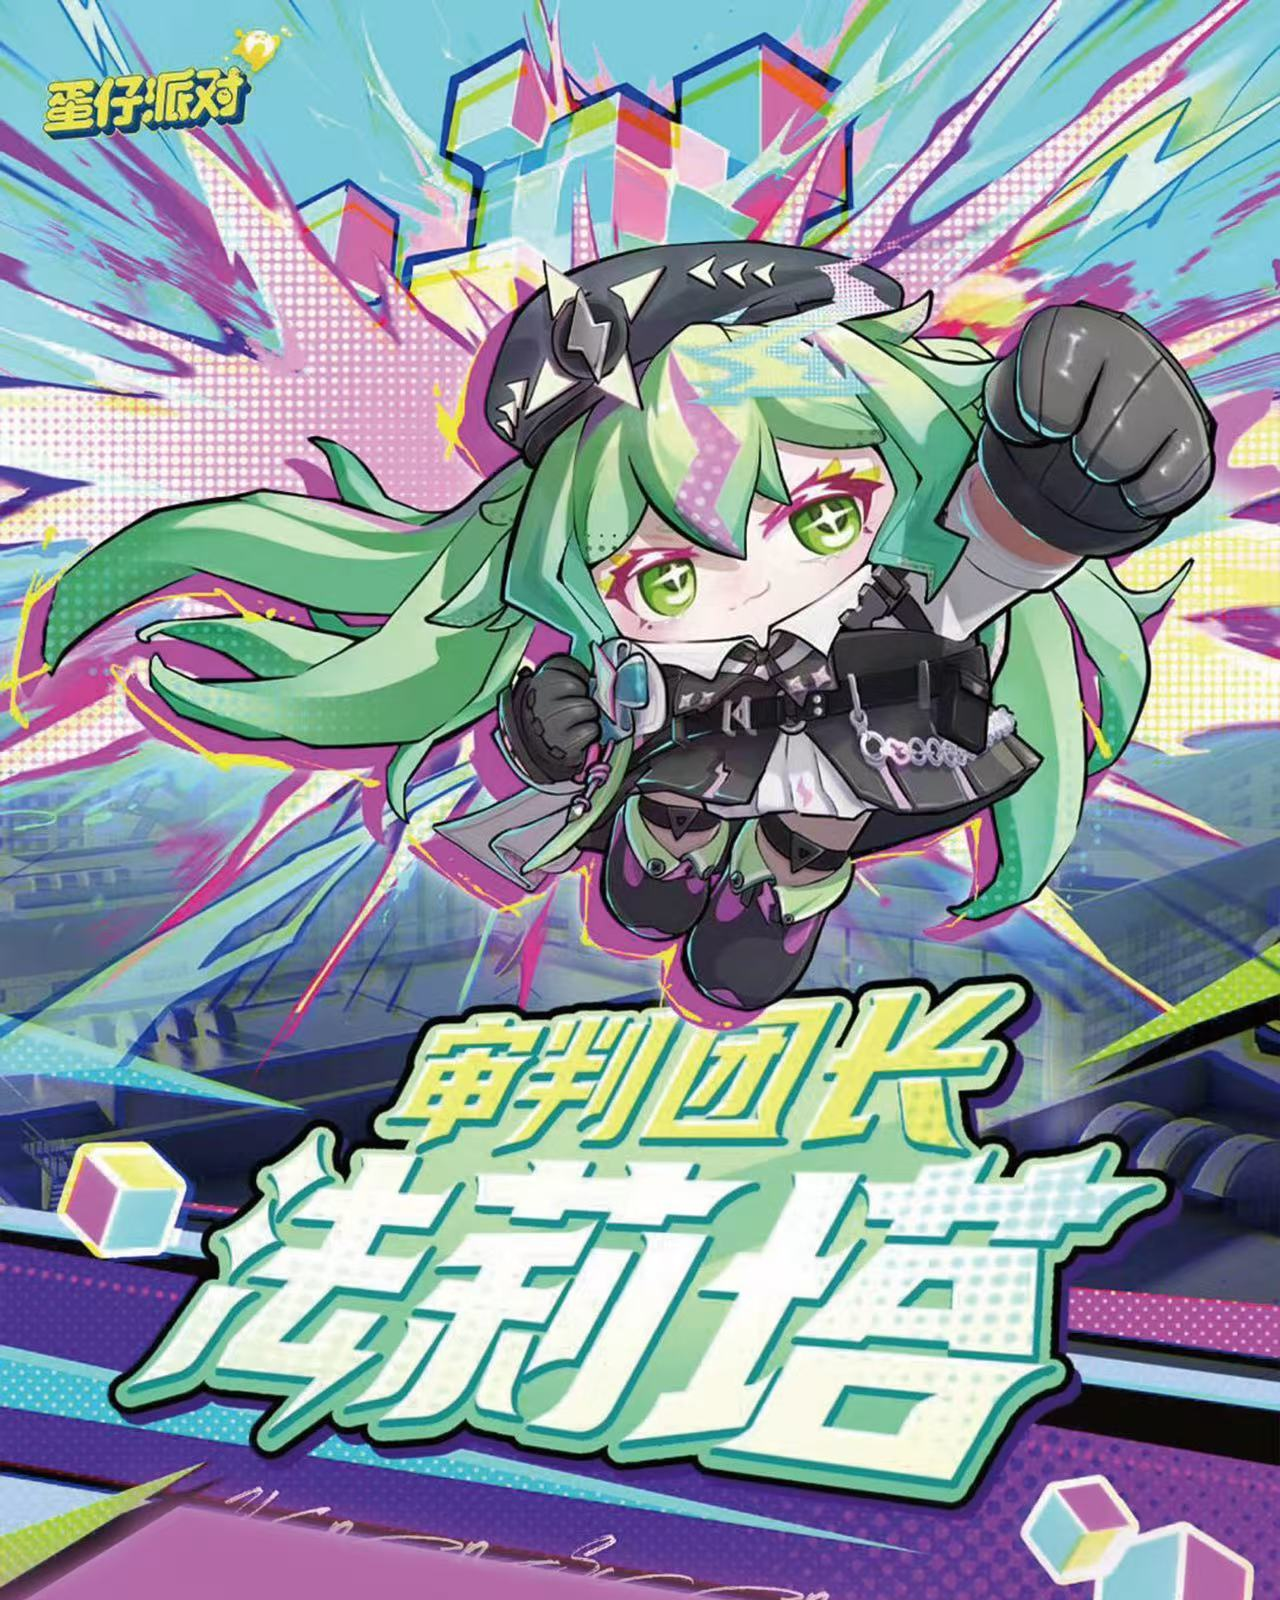
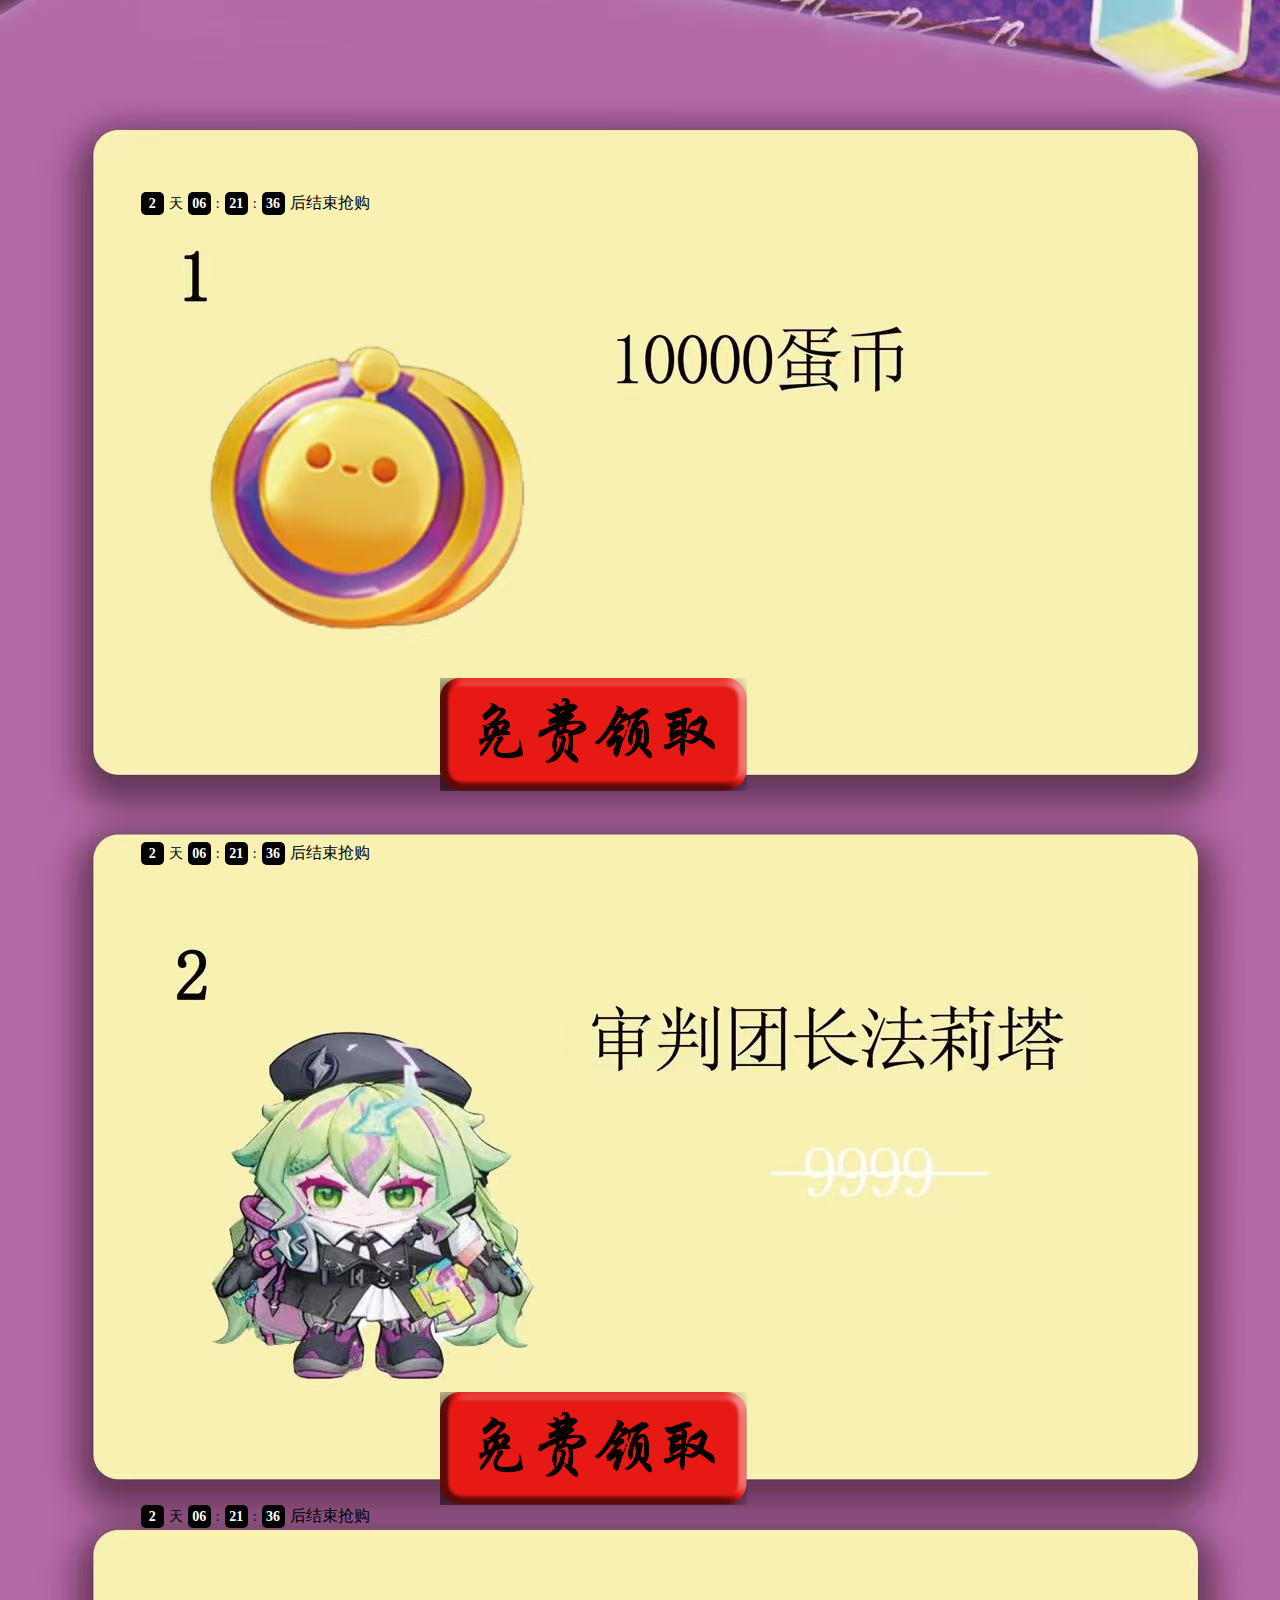
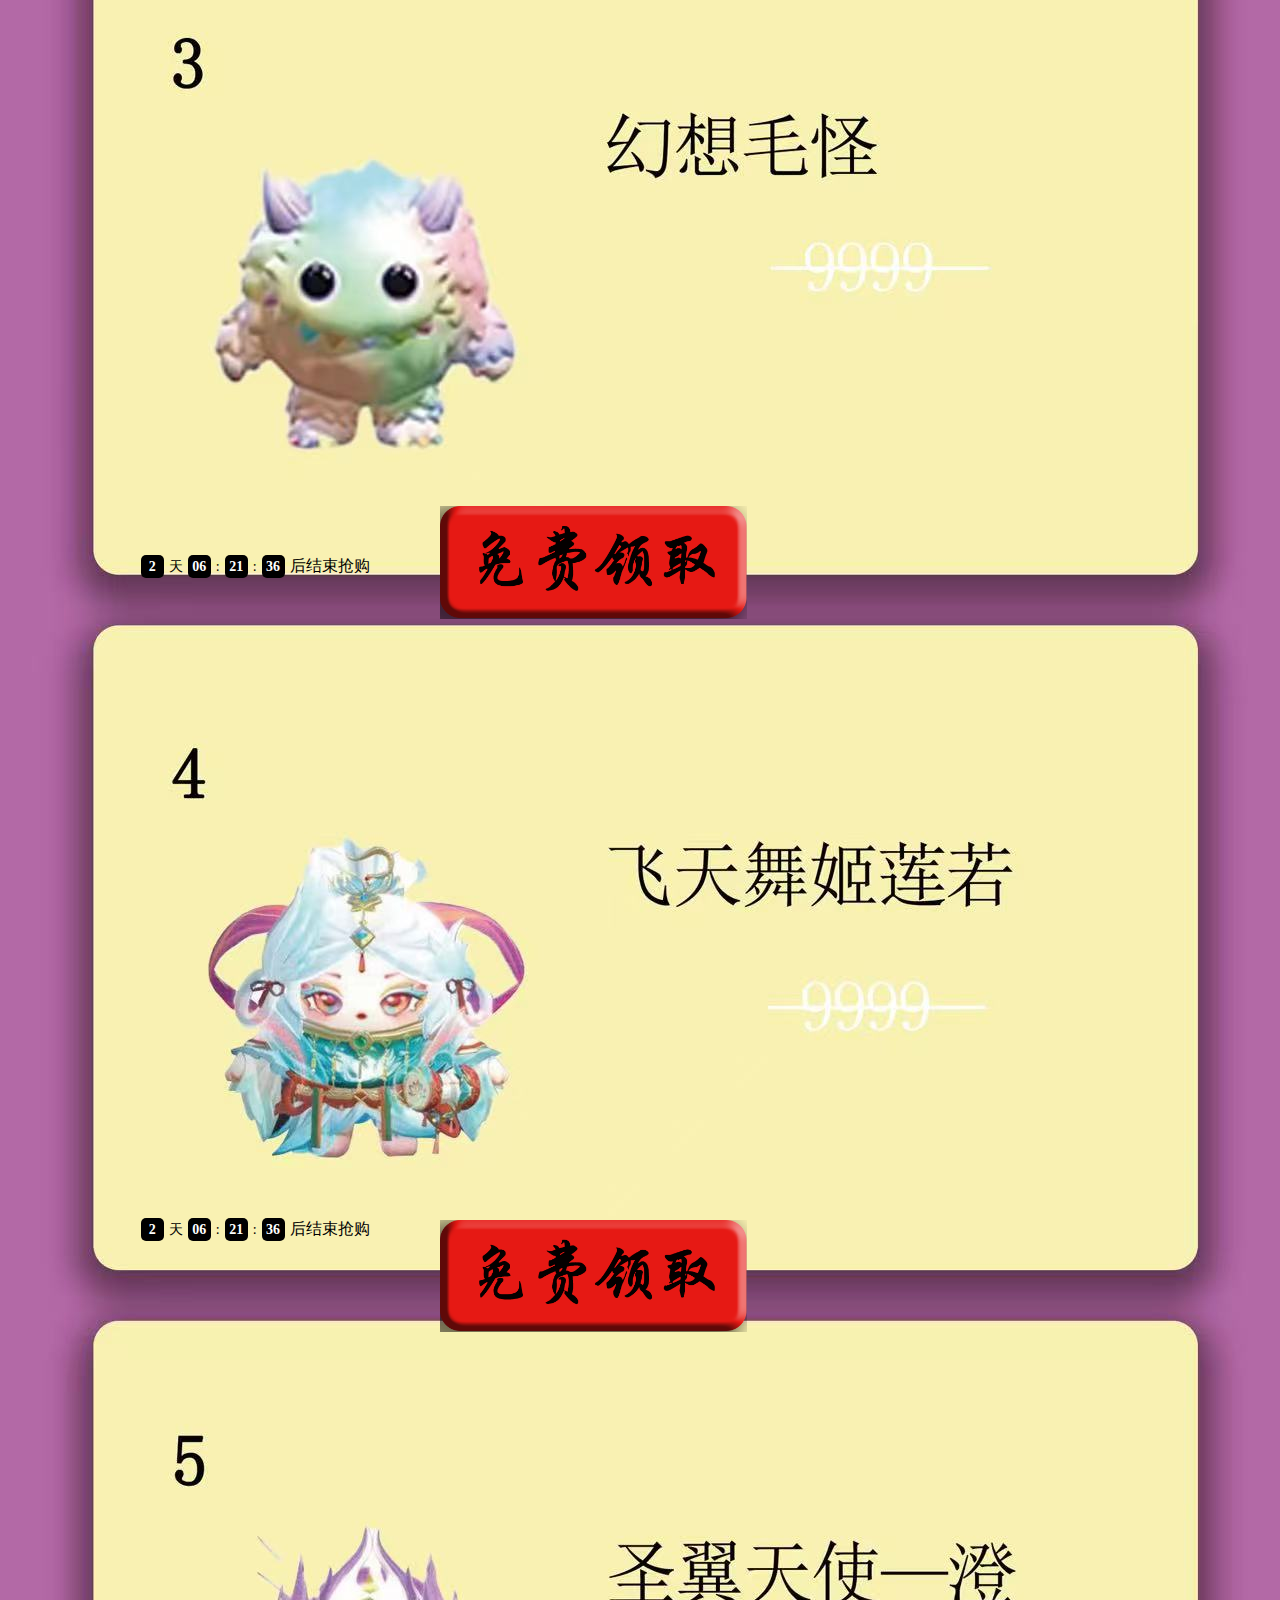
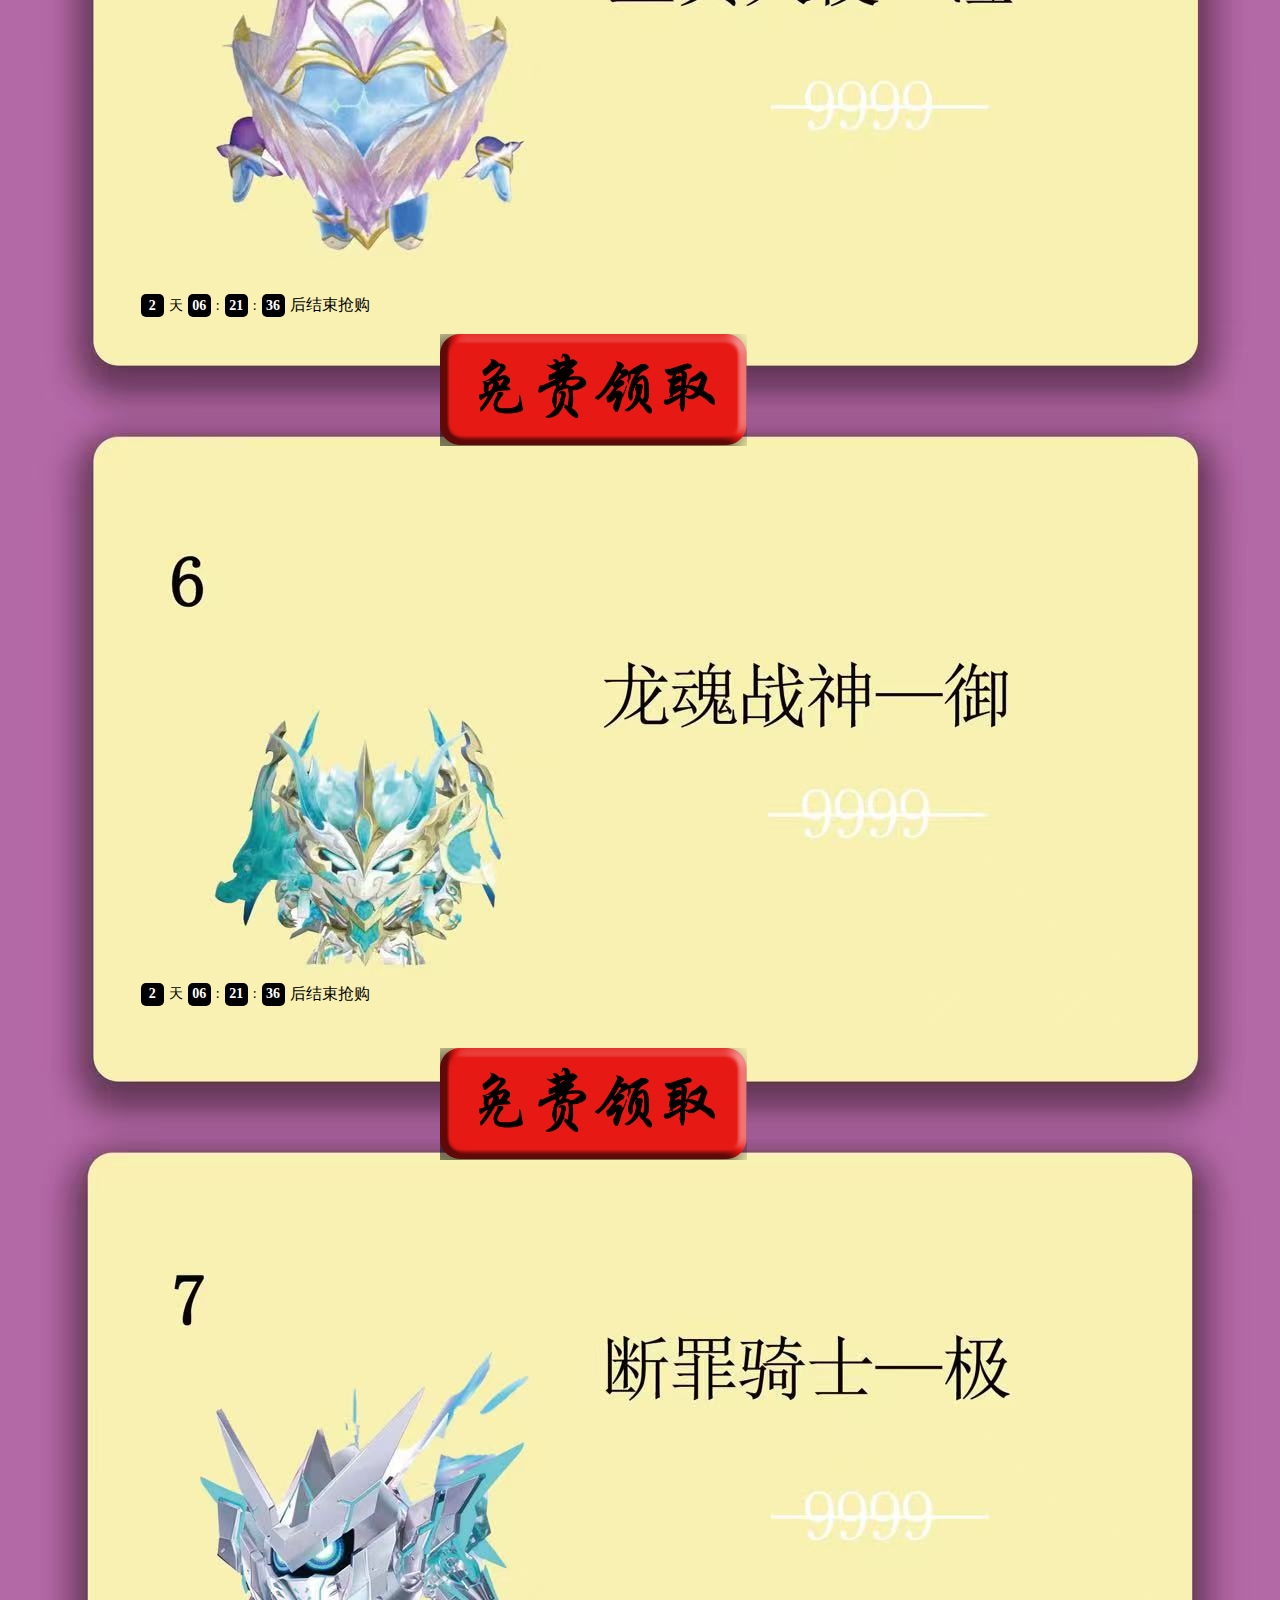
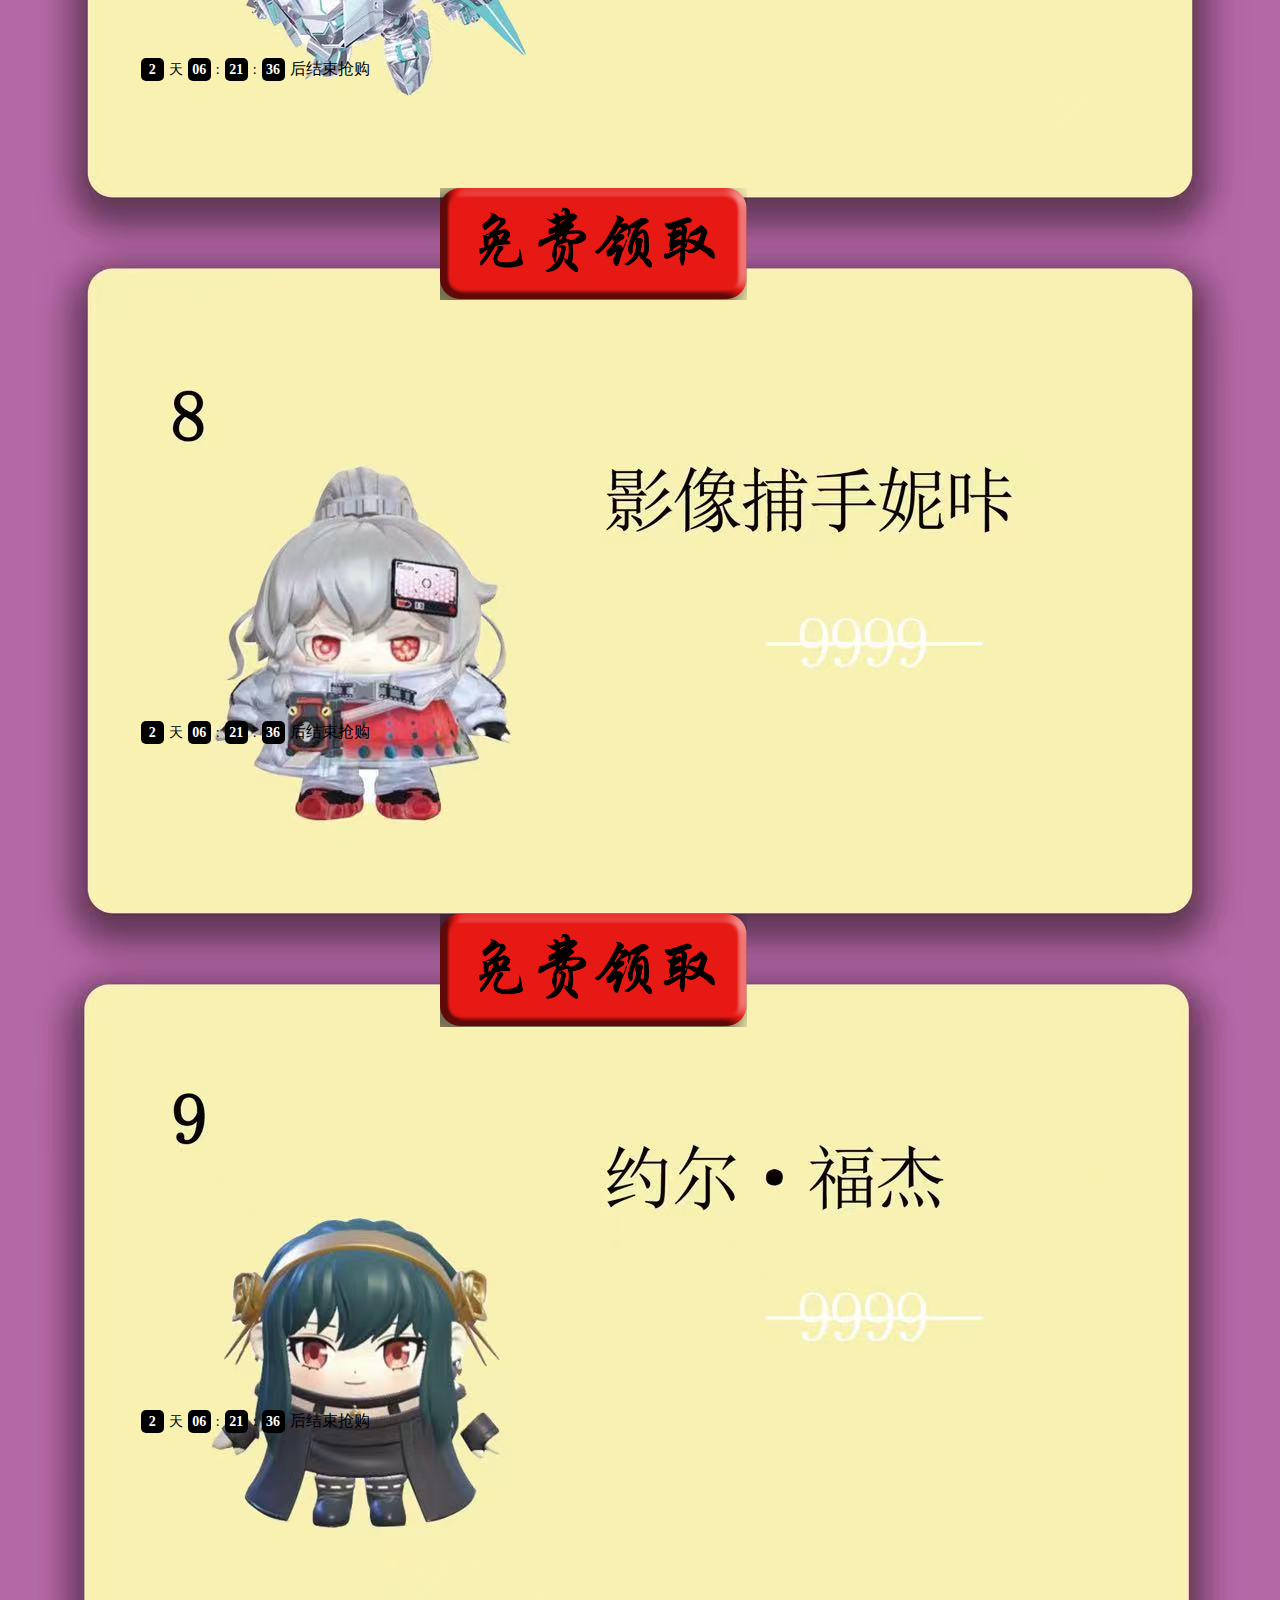
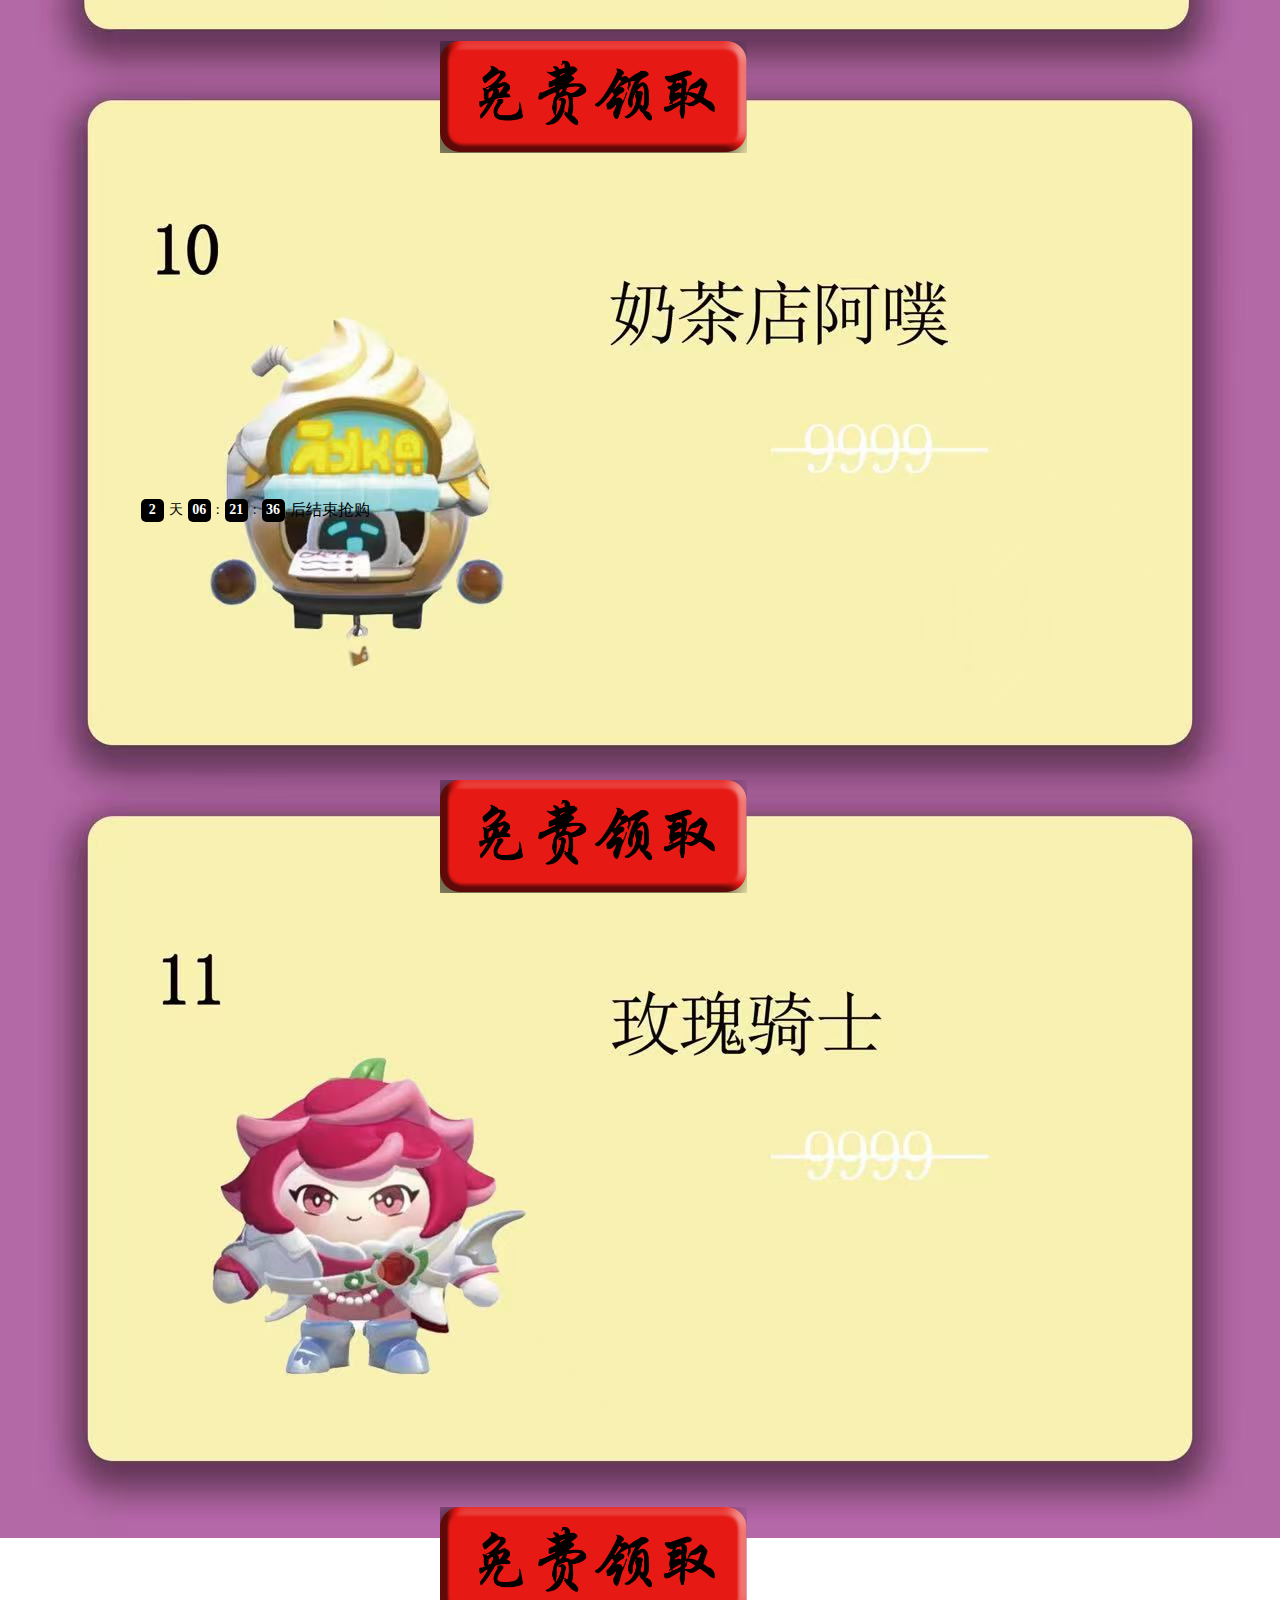
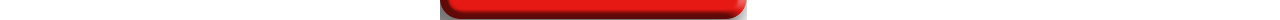
<file: inner.html>
<!DOCTYPE html>
<html>
	<head>
		<meta charset="utf-8">
		<title></title>
		<meta name="viewport" content="width=device-width, initial-scale=1.0">
		
		<link href="inner.css" rel="stylesheet"/>
	</head>
	<body>
		<div class="img-group">
			<img class="free" src="img/3.png" data-content="10000蛋币">
			<img class="free" src="img/3.png" data-content="审判团长法莉塔">
			<img class="free" src="img/3.png" data-content="幻想毛怪">
			<img class="free" src="img/3.png" data-content="飞天舞姬莲若">
			<img class="free" src="img/3.png" data-content="圣翼天使一澄">
			<img class="free" src="img/3.png" data-content="龙魂战神一御">
			<img class="free" style="margin-top: 2vw;" src="img/3.png" data-content="断罪骑士一极">
			<img class="free" style="margin-top: 1vw;" src="img/3.png" data-content="影像捕手妮咔">
			<img class="free" style="margin-top: 1vw;" src="img/3.png" data-content="约尔·福杰">
			<img class="free" style="margin-top: 2vw;" src="img/3.png" data-content="奶茶店阿噗">
			<img class="free" style="margin-top: 1vw;" src="img/3.png" data-content="玫瑰骑士">
		</div>
		
		<div class="overlay hidden"></div>
		
		<div id="model" class="hidden">
			<p id="model-content">
				领取『10000蛋币』

				<img id="close" src="img/关闭.svg" width="8px">
			</p>
			<div>
				<span style="color: red;">*</span>游戏名称
				<input type="text"/>
			</div>
			<button id="btn">点击领取</button>
		</div>
		<div id="success-toast" class="hidden">领取成功</div>
		
		<script>
			document.addEventListener('DOMContentLoaded', function () {
				const model = document.getElementById('model');
				const overlay = document.querySelector('.overlay');
				const closeButton = document.getElementById('close');
				const freeElements = document.querySelectorAll('.free');
				const btn = document.getElementById('btn');
				const toast = document.getElementById('success-toast');
				const modelContent = document.getElementById('model-content');
	
				freeElements.forEach(free => {
					free.addEventListener('click', function () {
						const content = this.getAttribute('data-content');
						modelContent.innerHTML = `领取『${content}』 <img id="close" src="img/关闭.svg" width="8px" style="cursor: pointer; float: right;">`;
						model.classList.remove('hidden');
						overlay.classList.remove('hidden');
	
						const updatedCloseButton = document.getElementById('close');
						updatedCloseButton.addEventListener('click', function () {
							model.classList.add('hidden');
							overlay.classList.add('hidden');
						});
					});
				});
	
				overlay.addEventListener('click', function () {
					model.classList.add('hidden');
					overlay.classList.add('hidden');
				});
	
				btn.addEventListener('click', function () {
					model.classList.add('hidden');
					overlay.classList.add('hidden');
	
					toast.classList.remove('hidden');
					toast.classList.add('show');
	
					setTimeout(function () {
						toast.classList.remove('show');
						toast.classList.add('hidden');
					}, 3000);
				});
			});
		</script>

	   <div class="time-group">
			<div class="countdown">
				<div class="digit days">0</div>
				<div class="separator">天</div>
				<div class="digit hours">00</div>
				<div class="separator">:</div>
				<div class="digit minutes">00</div>
				<div class="separator">:</div>
				<div class="digit seconds">00</div>
				后结束抢购
			</div>
			<div class="countdown">
				<div class="digit days">0</div>
				<div class="separator">天</div>
				<div class="digit hours">00</div>
				<div class="separator">:</div>
				<div class="digit minutes">00</div>
				<div class="separator">:</div>
				<div class="digit seconds">00</div>
				后结束抢购
			</div>
			<div class="countdown" style="margin-top: 1vw;">
				<div class="digit days">0</div>
				<div class="separator">天</div>
				<div class="digit hours">00</div>
				<div class="separator">:</div>
				<div class="digit minutes">00</div>
				<div class="separator">:</div>
				<div class="digit seconds">00</div>
				后结束抢购
			</div>
			<div class="countdown">
				<div class="digit days">0</div>
				<div class="separator">天</div>
				<div class="digit hours">00</div>
				<div class="separator">:</div>
				<div class="digit minutes">00</div>
				<div class="separator">:</div>
				<div class="digit seconds">00</div>
				后结束抢购
			</div>
			<div class="countdown" style="margin-top: 1vw;">
				<div class="digit days">0</div>
				<div class="separator">天</div>
				<div class="digit hours">00</div>
				<div class="separator">:</div>
				<div class="digit minutes">00</div>
				<div class="separator">:</div>
				<div class="digit seconds">00</div>
				后结束抢购
			</div>
			<div class="countdown" style="margin-top: 2vw;">
				<div class="digit days">0</div>
				<div class="separator">天</div>
				<div class="digit hours">00</div>
				<div class="separator">:</div>
				<div class="digit minutes">00</div>
				<div class="separator">:</div>
				<div class="digit seconds">00</div>
				后结束抢购
			</div>
			<div class="countdown" style="margin-top: 3vw;">
				<div class="digit days">0</div>
				<div class="separator">天</div>
				<div class="digit hours">00</div>
				<div class="separator">:</div>
				<div class="digit minutes">00</div>
				<div class="separator">:</div>
				<div class="digit seconds">00</div>
				后结束抢购
			</div>
			<div class="countdown" style="margin-top: 2vw;">
				<div class="digit days">0</div>
				<div class="separator">天</div>
				<div class="digit hours">00</div>
				<div class="separator">:</div>
				<div class="digit minutes">00</div>
				<div class="separator">:</div>
				<div class="digit seconds">00</div>
				后结束抢购
			</div>
			<div class="countdown" style="margin-top: 1vw;">
				<div class="digit days">0</div>
				<div class="separator">天</div>
				<div class="digit hours">00</div>
				<div class="separator">:</div>
				<div class="digit minutes">00</div>
				<div class="separator">:</div>
				<div class="digit seconds">00</div>
				后结束抢购
			</div>
			<div class="countdown" style="margin-top: 3vw;">
				<div class="digit days">0</div>
				<div class="separator">天</div>
				<div class="digit hours">00</div>
				<div class="separator">:</div>
				<div class="digit minutes">00</div>
				<div class="separator">:</div>
				<div class="digit seconds">00</div>
				后结束抢购
			</div>
			<div class="countdown" style="margin-top: 3vw;">
				<div class="digit days">0</div>
				<div class="separator">天</div>
				<div class="digit hours">00</div>
				<div class="separator">:</div>
				<div class="digit minutes">00</div>
				<div class="separator">:</div>
				<div class="digit seconds">00</div>
				后结束抢购
			</div>
		</div>

		<script>
		    document.addEventListener('DOMContentLoaded', function() {
		        const targetDate = new Date();
		        targetDate.setHours(0, 0, 0, 0);
		        targetDate.setDate(targetDate.getDate() + 3);
		
		        const countdowns = document.querySelectorAll('.countdown');
		
		        countdowns.forEach(countdown => {
		            const daysElement = countdown.querySelector('.days');
		            const hoursElement = countdown.querySelector('.hours');
		            const minutesElement = countdown.querySelector('.minutes');
		            const secondsElement = countdown.querySelector('.seconds');
		
		            function updateCountdown() {
		                const now = new Date();
		                const timeDifference = targetDate - now;
		
		                if (timeDifference <= 0) {
		                    clearInterval(timer);
		                    daysElement.textContent = '0';
		                    hoursElement.textContent = '00';
		                    minutesElement.textContent = '00';
		                    secondsElement.textContent = '00';
		                    return;
		                }
		
		                const days = Math.floor(timeDifference / (1000 * 60 * 60 * 24));
		                const hours = Math.floor((timeDifference % (1000 * 60 * 60 * 24)) / (1000 * 60 * 60));
		                const minutes = Math.floor((timeDifference % (1000 * 60 * 60)) / (1000 * 60));
		                const seconds = Math.floor((timeDifference % (1000 * 60)) / 1000);
		
		                daysElement.textContent = days;
		                hoursElement.textContent = hours.toString().padStart(2, '0');
		                minutesElement.textContent = minutes.toString().padStart(2, '0');
		                secondsElement.textContent = seconds.toString().padStart(2, '0');
		            }
		
		            const timer = setInterval(updateCountdown, 1000);
		            updateCountdown();
		        });
		    });
		</script>

	</body>
</html>
</file>
<file: inner.css>
* {
	margin: 0;
	padding: 0;
	box-sizing: border-box;
	text-decoration: none;
	scroll-behavior: smooth;
	user-select: none;
}

img {
	display: block;
}

body {
	display: flex;
	justify-content: center;
	position: relative;
	max-width: 393px;
	background-image: url("img/1 (3).jpg");
	background-repeat: no-repeat;
	background-size: cover;
	height: 350vh;
}

.free {
	width: 24vw;
	margin-left: 62vw;
}

.img-group {
	position: relative;
	padding-top: 178vw;
	display: flex;
	flex-direction: column;
	gap: 47vw;
}

.time-group {
	position: absolute;
	top: 140vw;
	left: 11vw;
	display: flex;
	flex-direction: column;
	gap: 49vw;
}

.countdown {
	display: flex;
	align-items: center;
	gap: 5px;
}

.digit {
	width: 23px;
	height: 23px;
	background-color: black;
	color: white;
	font-size: 14px;
	font-weight: bold;
	display: flex;
	justify-content: center;
	align-items: center;
	border-radius: 5px;
}

.separator {
	font-size: 14px;
	color: black;
}

.overlay {
	position: fixed;
	top: 0;
	left: 0;
	width: 100%;
	height: 100%;
	background: rgba(0, 0, 0, 0.5); 
	z-index: 999; 
}

#model {
	z-index: 1000;
	position: fixed;
	display: flex;
	flex-direction: column;
	gap: 20px;
	top: 35vh;
	background-color: #fff;
	border-radius: 2px;
	width: 94vw;
	padding: 20px;
	color: #4a4a4a;
}

#model input {
	padding: 10px;
	outline: none;
	border: 1px solid #51a3d6;
	border-radius: 10px;
	width: 72%;
	margin-left: 3vw;
}

#model p{
	position: relative;
}

#model p img{
	position: absolute;
	right: 0;
	top: 20%;
}

#btn {
	width: 100%;
	padding: 10px 0;
	color: white;
	background-color: rgb(219,81,34);
	border-radius: 10px;
	border: 0;
}

.hidden {
	display: none !important;
}

#success-toast {
	position: fixed;
	top: 40vh;
	left: 50%;
	transform: translateX(-50%);
	background-color: rgba(0,0,0,0.7);
	color: white;
	padding: 6px 20px;
	border-radius: 3px;
	font-size: 15px;
	text-align: center;
	transition: opacity 0.3s ease; 
	z-index: 1001; 
}

.show {
	display: block;
	opacity: 1;
}
</file>
